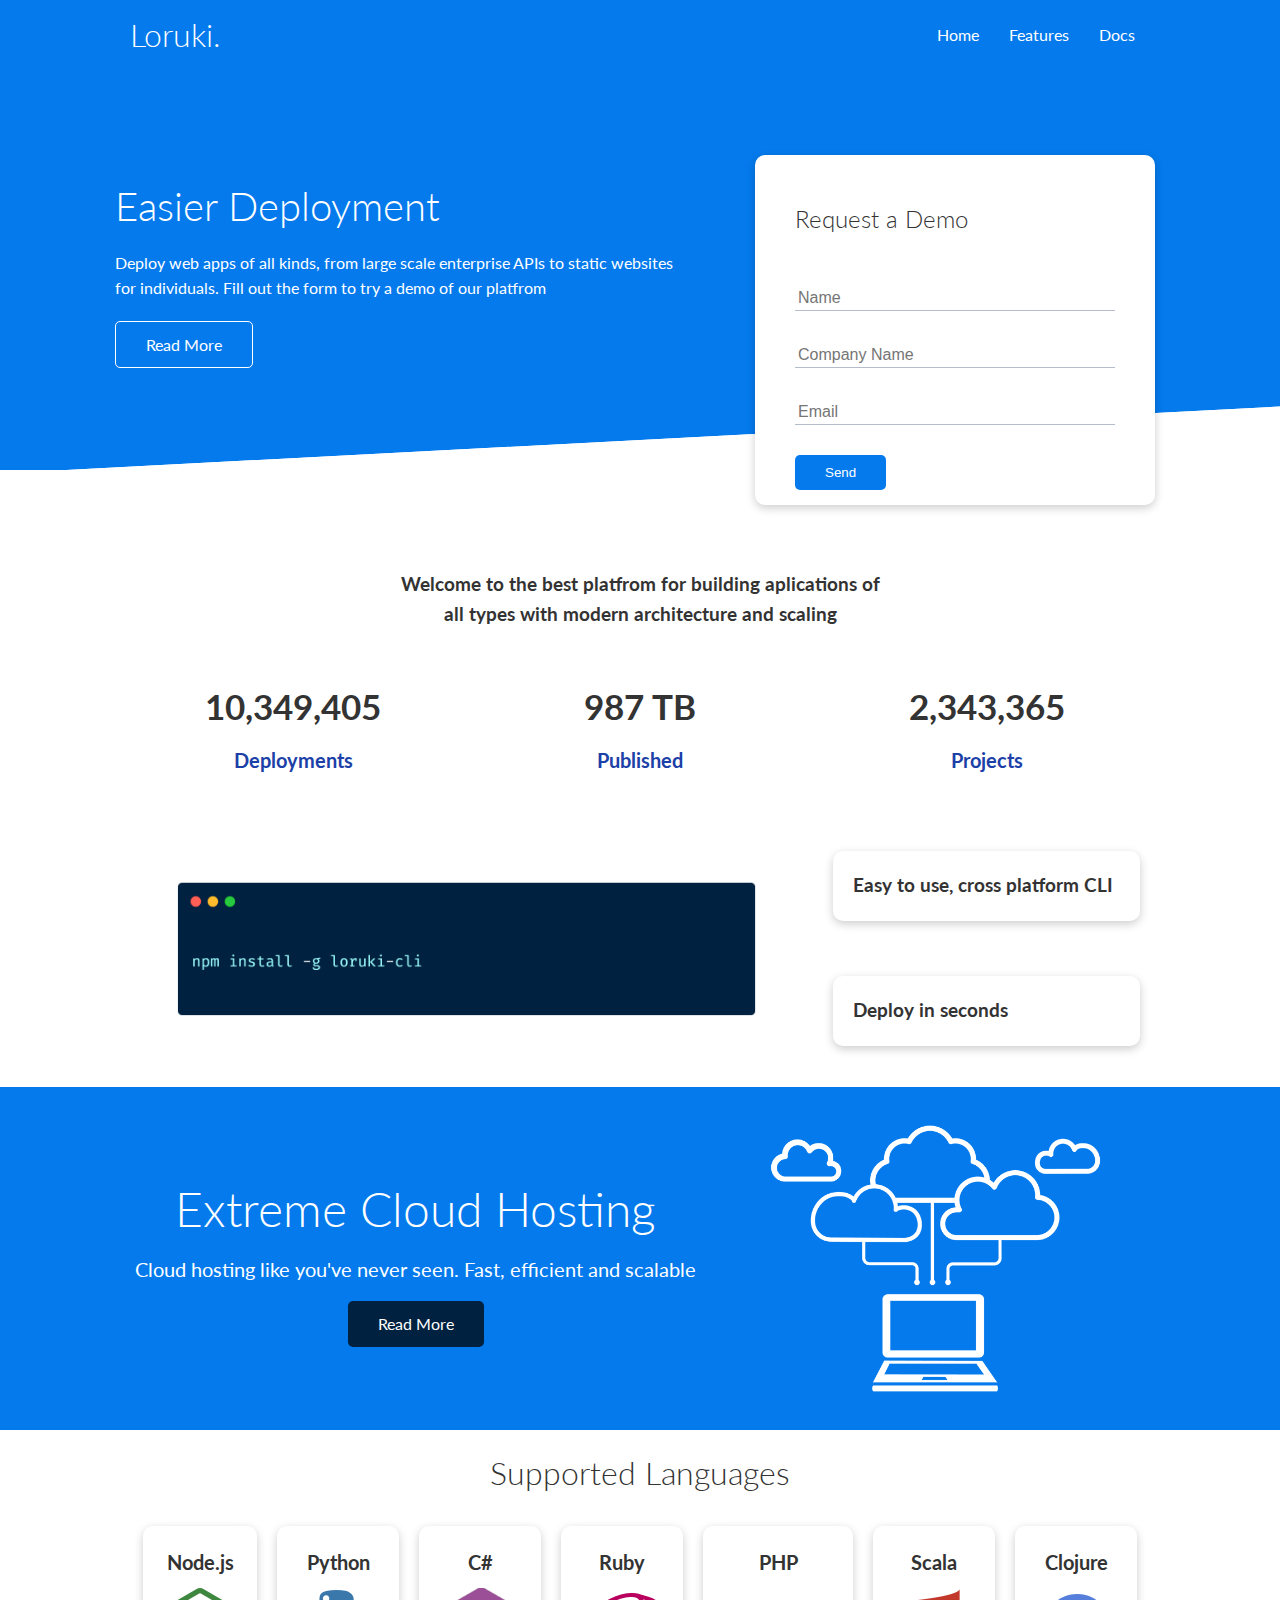
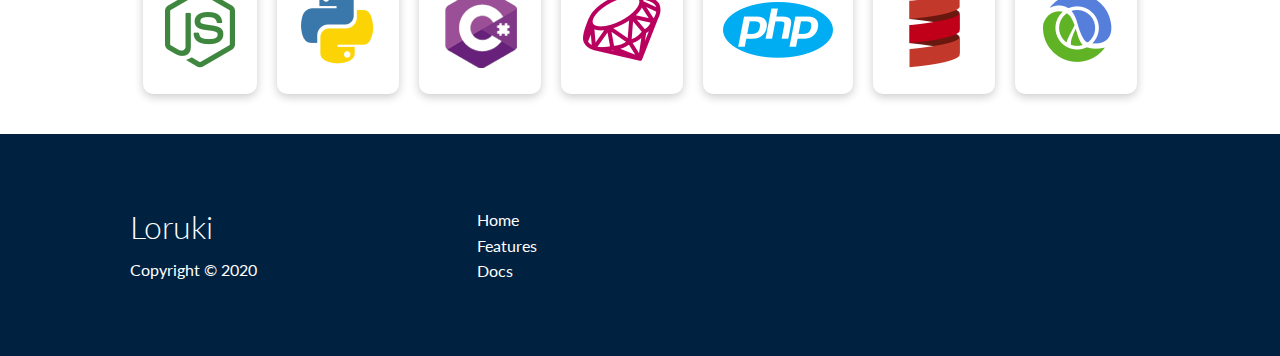
<file: index.html>
<!DOCTYPE html>
<html lang="en">
<head>
    <meta charset="UTF-8">
    <meta name="viewport" content="width=device-width, initial-scale=1.0">
    <link rel="stylesheet" href="https://cdnjs.cloudflare.com/ajax/libs/font-awesome/5.15.1/css/all.min.css" integrity="sha512-+4zCK9k+qNFUR5X+cKL9EIR+ZOhtIloNl9GIKS57V1MyNsYpYcUrUeQc9vNfzsWfV28IaLL3i96P9sdNyeRssA==" crossorigin="anonymous" />
    
    <link rel="stylesheet" href="utilities.css">
    <link rel="stylesheet" href="style.css">
    <title>Loruki | Cloud Hosting For Everyone</title>
</head>
<body>
    <!-- Navbar -->
    <div class="navbar">
        <div class="container flex">
            <h1 class="logo">Loruki.</h1>
            <nav>
                <ul>
                    <li><a href="index.html">Home</a></li>
                    <li><a href="features.html">Features</a></li>
                    <li><a href="docs.html">Docs</a></li>
                </ul>
            </nav>
        </div>
    </div>
    
    <!-- Showcase -->

    <section class="showcase">
        <div class="container grid">
            <div class="showcase-text">
                <h1>Easier Deployment</h1>
                <p>Deploy web apps of all kinds, from large scale enterprise APIs to static websites for individuals. Fill out the form to try a demo of our platfrom</p>
                <a href="features.html" class="btn btn-outline">Read More</a>
            </div>

            <div class="showcase-form card">
                <h2>Request a Demo</h2>
                <form name="contact" method="POST" netlify-honeypot="bot-field" data-netlify="true" action="/add/success.html">
                    <input type="hidden" name="form-name" value="contact">
                    <p class="hidden">
                        <label>Don't fill this out if you're human: <input name="bot-field" /></label>
                    </p>
                    <div class="form-control">
                        <input type="text" name="name" placeholder="Name" required>
                    </div>
                    <div class="form-control">
                        <input type="text" name="company" placeholder="Company Name" required>
                    </div>
                    <div class="form-control">
                        <input type="email" name="email" placeholder="Email" required>
                    </div>
                    <input type="submit" value="Send" class="btn btn-primary">
                </form>
            </div>
        </div>
    </section>

    <!-- Stats -->

    <section class="stats">
        <div class="container">
            <h3 class="stats-heading text-center my-1">
                Welcome to the best platfrom for building aplications of all types with modern architecture and scaling
            </h3>

            <div class="grid grid-3 text-center my-4">
                <div>
                    <i class="fas fa-server fa-3x"></i>
                    <h3>10,349,405</h3>
                    <p class="text-secondary">Deployments</p>
                </div>
                <div>
                    <i class="fas fa-upload fa-3x"></i>
                    <h3>987 TB</h3>
                    <p class="text-secondary">Published</p>
                </div>
                <div>
                    <i class="fas fa-project-diagram fa-3x"></i>
                    <h3>2,343,365</h3>
                    <p class="text-secondary">Projects</p>
                </div>
            </div>
        </div>
    </section>

    <!-- Cli -->
    <section class="cli">
        <div class="container grid">
            <img src="images/cli.png" alt="">
            <div class="card">
                <h3>Easy to use, cross platform CLI</h3>
            </div>
            <div class="card">
                <h3>Deploy in seconds</h3>
            </div>
        </div>
    </section>

    <!-- Cloud -->
    <section class="cloud bg-primary my-2 py-2">
        <div class="container grid">
            <div class="text-center">
                <h2 class="lg">Extreme Cloud Hosting</h2>
                <p class="lead my-1">Cloud hosting like you've never seen. Fast, efficient and scalable</p>
                <a href="features.html" class="btn btn-dark">Read More</a>
            </div>
            <img src="images/cloud.png" alt="">
        </div>
    </section>

    <!-- Languages -->
    <section class="languages">
        <h2 class="md text-center my-2">
            Supported Languages
        </h2>
        <div class="container flex">
            <div class="card">
                <h4>Node.js</h4>
                <img src="images/logos/node.png" alt="">
            </div>
            <div class="card">
                <h4>Python</h4>
                <img src="images/logos/python.png" alt="">
            </div>
            <div class="card">
                <h4>C#</h4>
                <img src="images/logos/csharp.png" alt="">
            </div>
            <div class="card">
                <h4>Ruby</h4>
                <img src="images/logos/ruby.png" alt="">
            </div>
            <div class="card">
                <h4>PHP</h4>
                <img src="images/logos/php.png" alt="">
            </div>
            <div class="card">
                <h4>Scala</h4>
                <img src="images/logos/scala.png" alt="">
            </div>
            <div class="card">
                <h4>Clojure</h4>
                <img src="images/logos/clojure.png" alt="">
            </div>
        </div>
    </section>

    <!-- Footer -->
    <footer class="footer bg-dark py-5">
        <div class="container grid grid-3">
            <div>
                <h1>Loruki</h1>
                <p>Copyright &copy; 2020</p>
            </div>
            <nav>
                <ul>
                    <li><a href="index.html">Home</a></li>
                    <li><a href="features.html">Features</a></li>
                    <li><a href="docs.html">Docs</a></li>
                </ul>
            </nav>
            <div class="social">
                <a href="#"><i class="fab fa-github fa-2x"></i></a>
                <a href="#"><i class="fab fa-facebook fa-2x"></i></a>
                <a href="#"><i class="fab fa-instagram fa-2x"></i></a>
                <a href="#"><i class="fab fa-twitter fa-2x"></i></a>
            </div>
        </div>
    </footer>
</body>
</html>
</file>
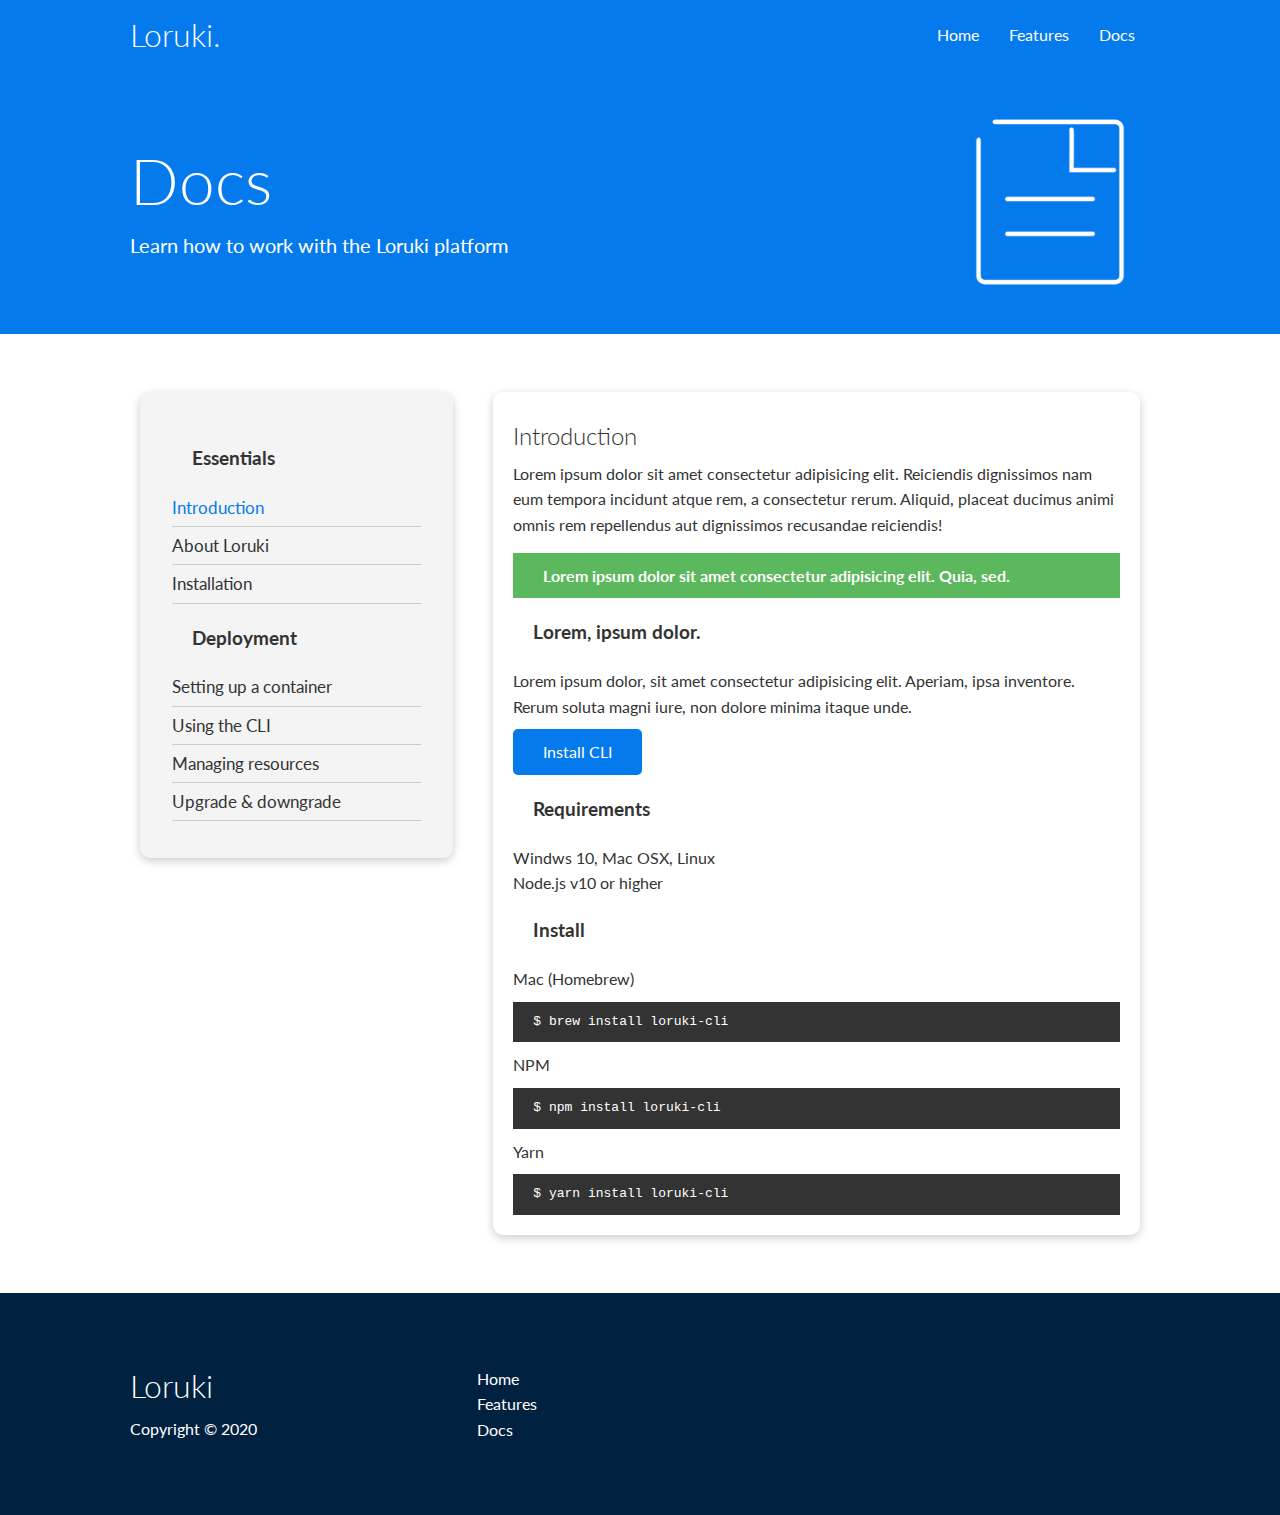
<file: docs.html>
<!DOCTYPE html>
<html lang="en">
<head>
    <meta charset="UTF-8">
    <meta name="viewport" content="width=device-width, initial-scale=1.0">
    <link rel="stylesheet" href="https://cdnjs.cloudflare.com/ajax/libs/font-awesome/5.15.1/css/all.min.css" integrity="sha512-+4zCK9k+qNFUR5X+cKL9EIR+ZOhtIloNl9GIKS57V1MyNsYpYcUrUeQc9vNfzsWfV28IaLL3i96P9sdNyeRssA==" crossorigin="anonymous" />
    
    <link rel="stylesheet" href="utilities.css">
    <link rel="stylesheet" href="style.css">
    <title>Loruki | Cloud Hosting For Everyone</title>
</head>
<body>
    <!-- Navbar -->
    <div class="navbar">
        <div class="container flex">
            <h1 class="logo">Loruki.</h1>
            <nav>
                <ul>
                    <li><a href="index.html">Home</a></li>
                    <li><a href="features.html">Features</a></li>
                    <li><a href="docs.html">Docs</a></li>
                </ul>
            </nav>
        </div>
    </div>
    
    <!-- Head -->
    <section class="docs-head bg-primary py-3">
        <div class="container grid">
            <div>
                <h1 class="xl">Docs</h1>
                <p class="lead">
                    Learn how to work with the Loruki platform
                </p>
            </div>
            <img src="images/docs.png" alt="">
        </div>
    </section>

    <!-- Docs Main -->
    <section class="docs-main my-4">
        <div class="container grid">
            <div class="card bg-light p-3">
                <h3 class="my-2">Essentials</h3>
                <nav>
                    <ul>
                        <li><a class="text-primary" href="#">Introduction</a></li>
                        <li><a href="#">About Loruki</a></li>
                        <li><a href="#">Installation</a></li>
                    </ul>
                </nav>

                <h3 class="my-2">Deployment</h3>
                <nav>
                    <ul>
                        <li><a href="#">Setting up a container</a></li>
                        <li><a href="#">Using the CLI</a></li>
                        <li><a href="#">Managing resources</a></li>
                        <li><a href="#">Upgrade & downgrade</a></li>
                    </ul>
                </nav>
            </div>
            <div class="card">
                <h2>Introduction</h2>
                <p>Lorem ipsum dolor sit amet consectetur adipisicing elit. Reiciendis dignissimos nam eum tempora incidunt atque rem, a consectetur rerum. Aliquid, placeat ducimus animi omnis rem repellendus aut dignissimos recusandae reiciendis!</p>
                <div class="alert alert-success">
                    <i class="fas fa-info"></i> Lorem ipsum dolor sit amet consectetur adipisicing elit. Quia, sed.
                </div>
                <h3>Lorem, ipsum dolor.</h3>
                
                <p>Lorem ipsum dolor, sit amet consectetur adipisicing elit. Aperiam, ipsa inventore. Rerum soluta magni iure, non dolore minima itaque unde.</p>

                <a href="" class="btn btn-primary">Install CLI</a>

                <h3>Requirements</h3>
                <ul>
                    <li>Windws 10, Mac OSX, Linux</li>
                    <li>Node.js v10 or higher</li>
                </ul>

                <h3>Install</h3>
                <p>Mac (Homebrew)</p>
                <pre><code>$ brew install loruki-cli</code></pre>
                <p>NPM</p>
                <pre><code>$ npm install loruki-cli</code></pre>
                <p>Yarn</p>
                <pre><code>$ yarn install loruki-cli</code></pre>
            </div>
        </div>
    </section>

    <!-- Footer -->
    <footer class="footer bg-dark py-5">
        <div class="container grid grid-3">
            <div>
                <h1>Loruki</h1>
                <p>Copyright &copy; 2020</p>
            </div>
            <nav>
                <ul>
                    <li><a href="index.html">Home</a></li>
                    <li><a href="features.html">Features</a></li>
                    <li><a href="docs.html">Docs</a></li>
                </ul>
            </nav>
            <div class="social">
                <a href="#"><i class="fab fa-github fa-2x"></i></a>
                <a href="#"><i class="fab fa-facebook fa-2x"></i></a>
                <a href="#"><i class="fab fa-instagram fa-2x"></i></a>
                <a href="#"><i class="fab fa-twitter fa-2x"></i></a>
            </div>
        </div>
    </footer>
</body>
</html>
</file>
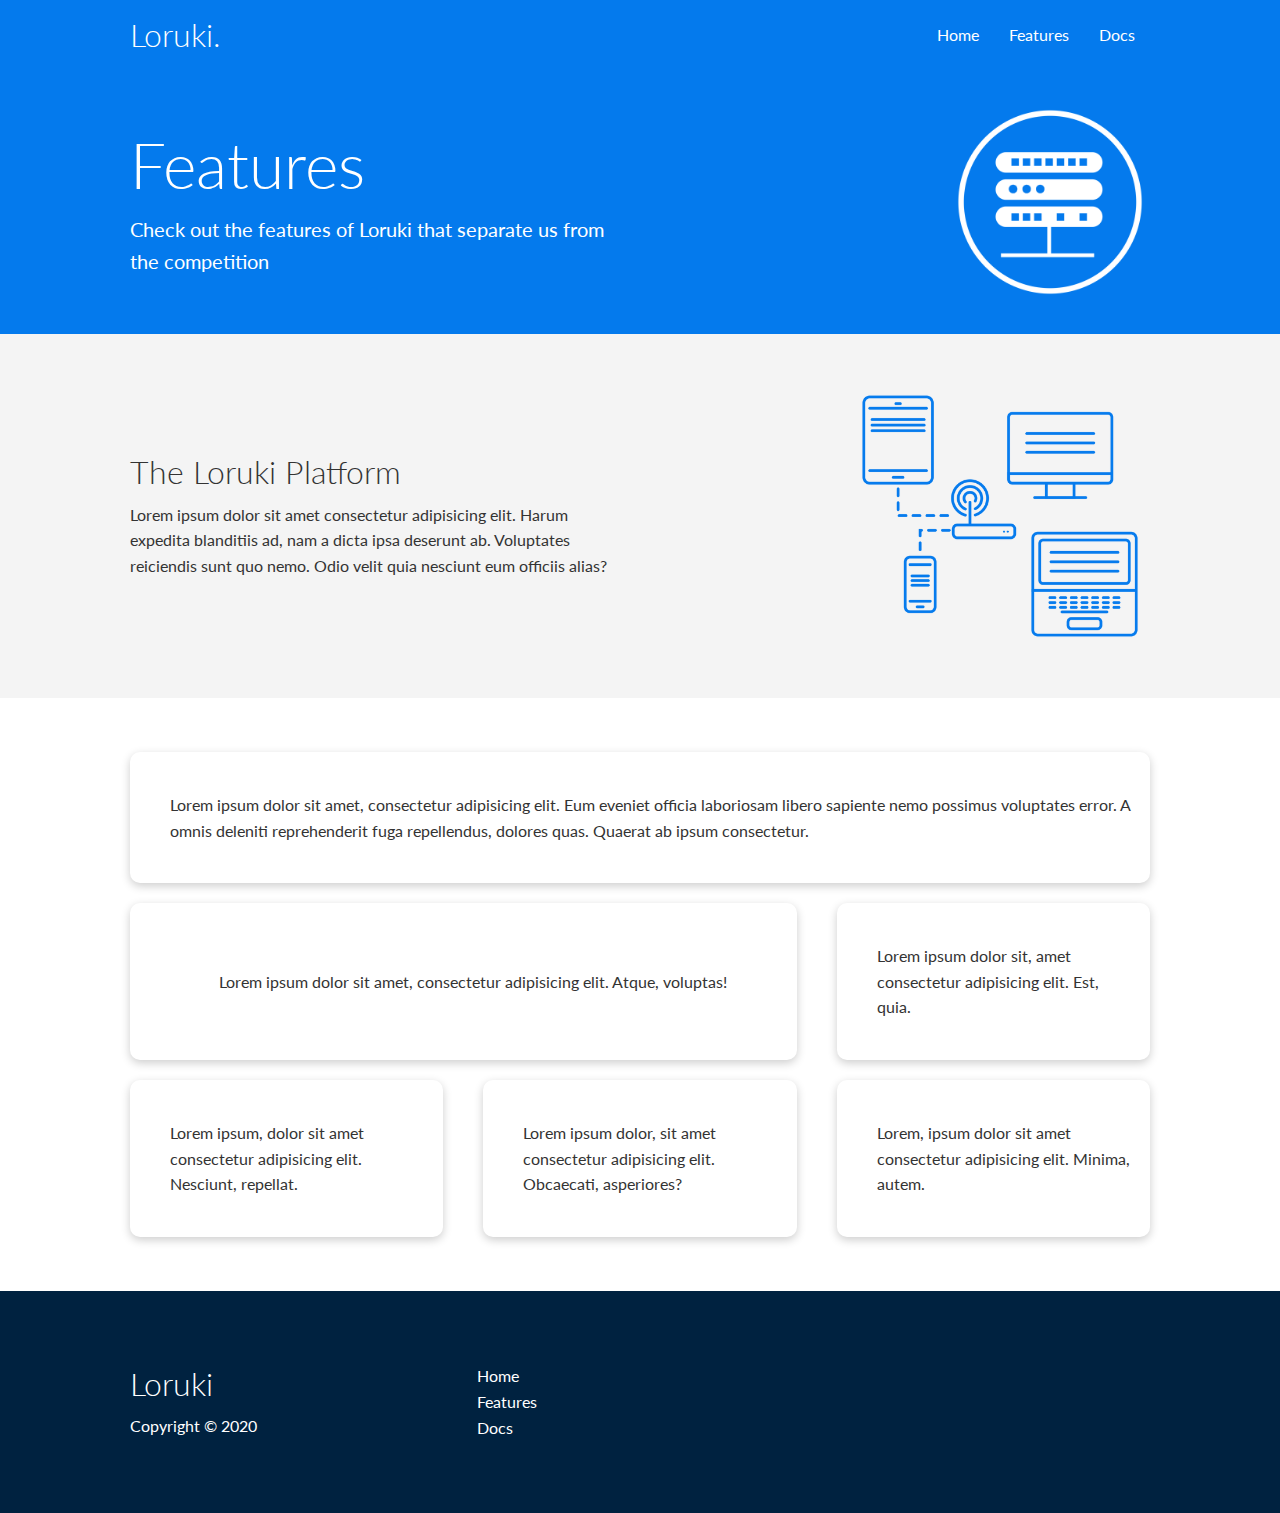
<file: features.html>
<!DOCTYPE html>
<html lang="en">
<head>
    <meta charset="UTF-8">
    <meta name="viewport" content="width=device-width, initial-scale=1.0">
    <link rel="stylesheet" href="https://cdnjs.cloudflare.com/ajax/libs/font-awesome/5.15.1/css/all.min.css" integrity="sha512-+4zCK9k+qNFUR5X+cKL9EIR+ZOhtIloNl9GIKS57V1MyNsYpYcUrUeQc9vNfzsWfV28IaLL3i96P9sdNyeRssA==" crossorigin="anonymous" />
    
    <link rel="stylesheet" href="utilities.css">
    <link rel="stylesheet" href="style.css">
    <title>Loruki | Cloud Hosting For Everyone</title>
</head>
<body>
    <!-- Navbar -->
    <div class="navbar">
        <div class="container flex">
            <h1 class="logo">Loruki.</h1>
            <nav>
                <ul>
                    <li><a href="index.html">Home</a></li>
                    <li><a href="features.html">Features</a></li>
                    <li><a href="docs.html">Docs</a></li>
                </ul>
            </nav>
        </div>
    </div>
    
    <!-- Head -->
    <section class="features-head bg-primary py-3">
        <div class="container grid">
            <div>
                <h1 class="xl">Features</h1>
                <p class="lead">Check out the features of Loruki that separate us from the competition</p>
            </div>
            <img src="images/server.png" alt="">
        </div>
    </section>

    <!-- Sub head -->
    <section class="features-sub-head bg-light py-3">
        <div class="container grid">
            <div>
                <h1 class="md">The Loruki Platform</h1>
                <p>
                    Lorem ipsum dolor sit amet consectetur adipisicing elit. Harum expedita blanditiis ad, nam a dicta ipsa deserunt ab. Voluptates reiciendis sunt quo nemo. Odio velit quia nesciunt eum officiis alias?
                </p>
            </div>
            <img src="images/server2.png" alt="">
        </div>
    </section>

    <section class="features-main my-2">
        <div class="container grid grid-3">
            <div class="card flex">
                <i class="fas fa-server fa-3x"></i>
                <p>
                    Lorem ipsum dolor sit amet, consectetur adipisicing elit. Eum eveniet officia laboriosam libero sapiente nemo possimus voluptates error. A omnis deleniti reprehenderit fuga repellendus, dolores quas. Quaerat ab ipsum consectetur.
                </p>
            </div>
            <div class="card flex">
                <i class="fas fa-network-wired fa-3x"></i>
                <p>
                    Lorem ipsum dolor sit amet, consectetur adipisicing elit. Atque, voluptas!
                </p>
            </div>
            <div class="card flex">
                <i class="fas fa-laptop-code fa-3x"></i>
                <p>
                    Lorem ipsum dolor sit, amet consectetur adipisicing elit. Est, quia.
                </p>
            </div>
            <div class="card flex">
                <i class="fas fa-database fa-3x"></i>
                <p>
                    Lorem ipsum, dolor sit amet consectetur adipisicing elit. Nesciunt, repellat.
                </p>
            </div>
            <div class="card flex">
                <i class="fas fa-power-off fa-3x"></i>
                <p>
                    Lorem ipsum dolor, sit amet consectetur adipisicing elit. Obcaecati, asperiores?
                </p>
            </div>
            <div class="card flex">
                <i class="fas fa-upload fa-3x"></i>
                <p>
                    Lorem, ipsum dolor sit amet consectetur adipisicing elit. Minima, autem.
                </p>
            </div>
        </div>
    </section>

    <!-- Footer -->
    <footer class="footer bg-dark py-5">
        <div class="container grid grid-3">
            <div>
                <h1>Loruki</h1>
                <p>Copyright &copy; 2020</p>
            </div>
            <nav>
                <ul>
                    <li><a href="index.html">Home</a></li>
                    <li><a href="features.html">Features</a></li>
                    <li><a href="docs.html">Docs</a></li>
                </ul>
            </nav>
            <div class="social">
                <a href="#"><i class="fab fa-github fa-2x"></i></a>
                <a href="#"><i class="fab fa-facebook fa-2x"></i></a>
                <a href="#"><i class="fab fa-instagram fa-2x"></i></a>
                <a href="#"><i class="fab fa-twitter fa-2x"></i></a>
            </div>
        </div>
    </footer>
</body>
</html>
</file>
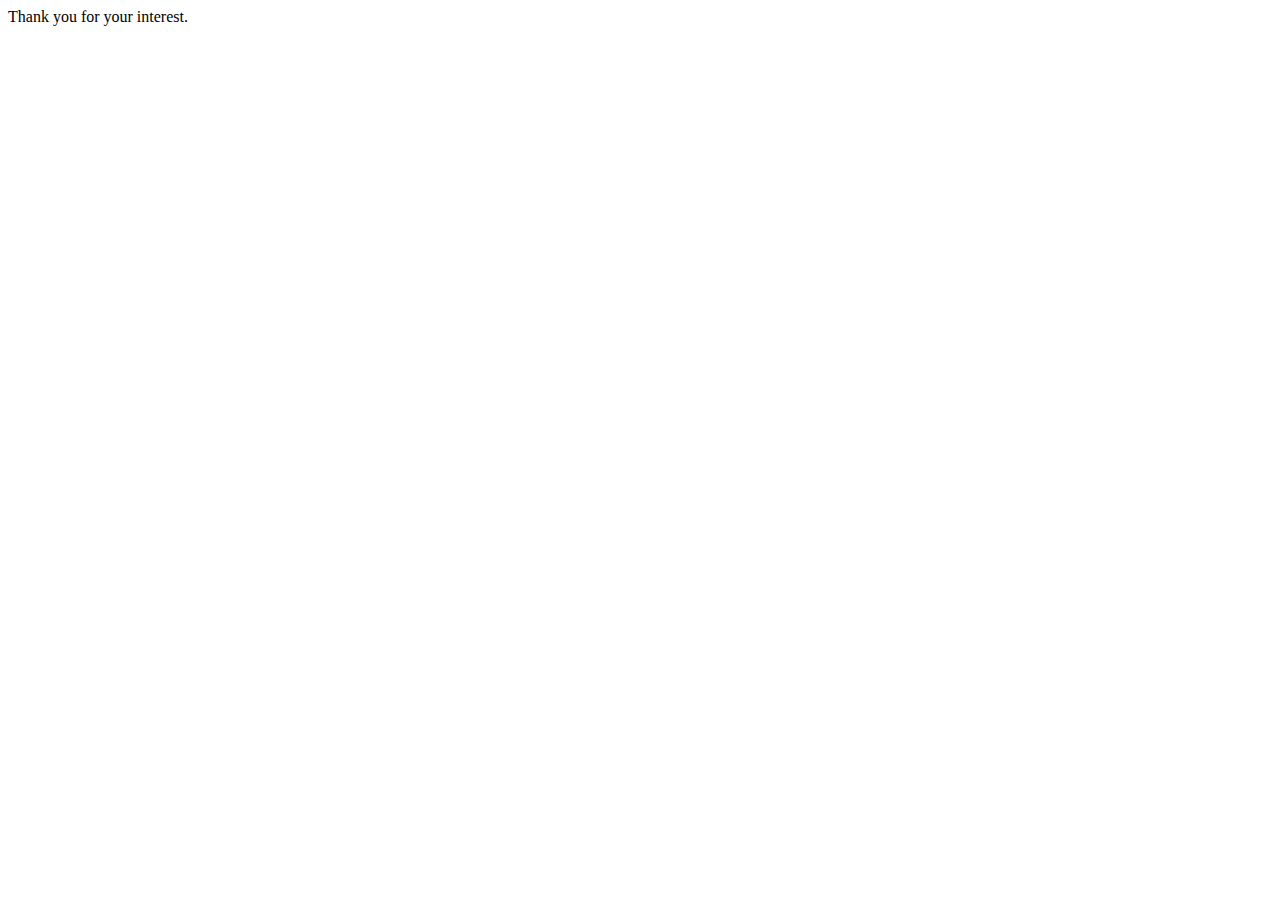
<file: success.html>
<!DOCTYPE html>
<html lang="en">
<head>
    <meta charset="UTF-8">
    <meta name="viewport" content="width=device-width, initial-scale=1.0">
    <title>Success</title>
    <style>
        div {margin: 0 auto;}
    </style>
</head>
<body>
    <div>Thank you for your interest.</div>
</body>
</html>
</file>
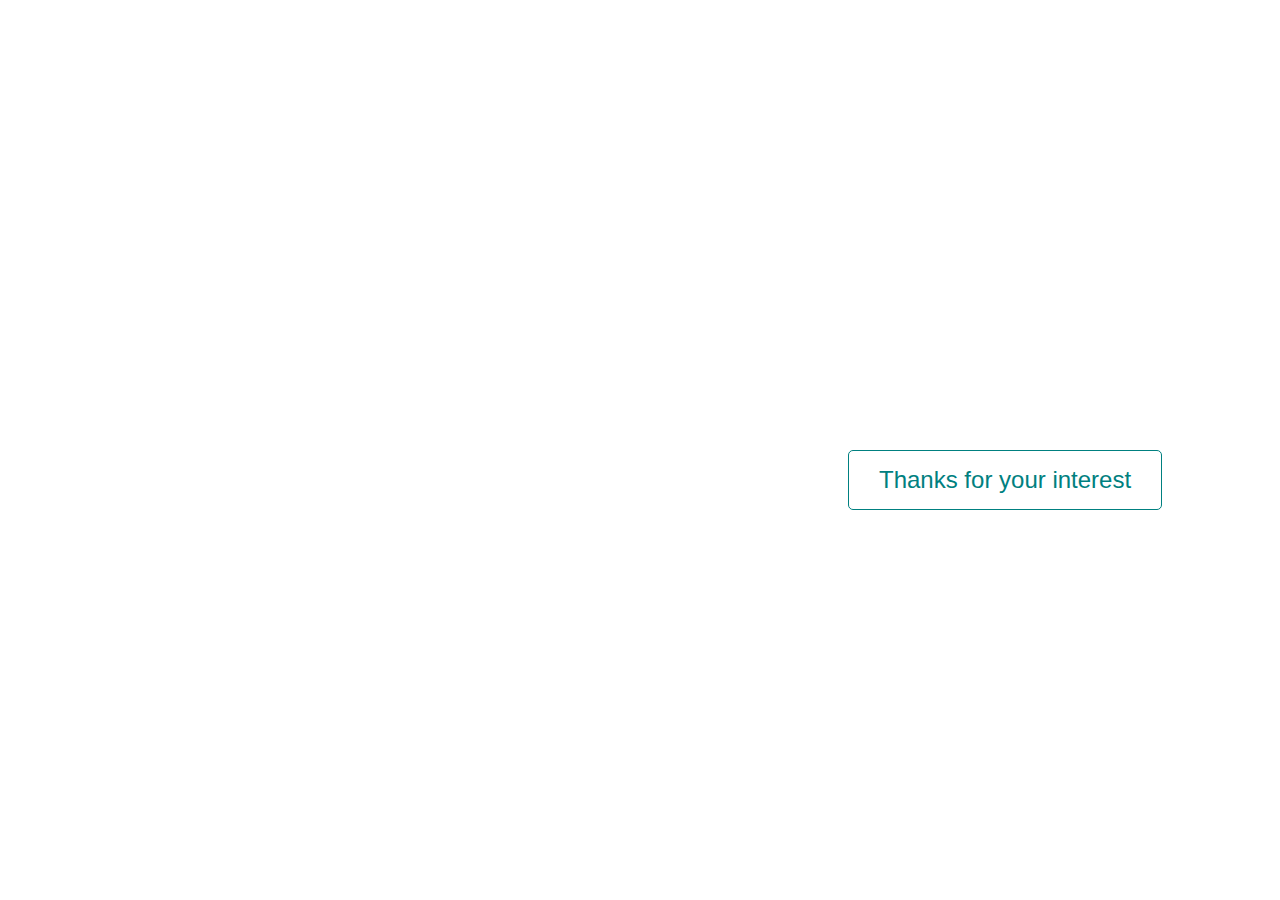
<file: add/success.html>
<!DOCTYPE html>
<html lang="en">
<head>
    <meta charset="UTF-8">
    <meta name="viewport" content="width=device-width, initial-scale=1.0">
    <title>Success</title>
    <style>
        div {
            height: 100%;
            width: 100%;
            margin-top: 450px;
            margin-left: 840px;
            box-sizing: border-box;
        }
        a {
            display: inline-block;
            text-align: center;
            color: teal;
            font-size: x-large;
            font-family: Arial, Helvetica, sans-serif;
            border: 1px solid teal;
            border-radius: 5px;
            padding: 15px 30px;
            margin: 0;
            text-decoration: none;
            cursor: pointer;
        }

        a:hover {
            color: white;
            border: 1px solid white;
            background-color: teal;
        }
    </style>
</head>
<body>
    <div><a href="https://clever-spence-babbd9.netlify.app/">Thanks for your interest</a></div>
    
</body>
</html>
</file>
<file: utilities.css>
.container {
    max-width: 1100px;
    margin: 0 auto;
    overflow: auto;
    padding: 0 40px;
}

.card {
    background-color: #fff;
    color: #333;
    border-radius: 10px;
    box-shadow: 0 3px 10px rgba(0, 0, 0, 0.2);
    padding: 20px;
    margin: 10px;
}

.btn {
    display: inline-block;
    padding: 10px 30px;
    cursor: pointer;
    background: var(--primary-color);
    color: #fff;
    border: none;
    border-radius: 5px;
}

.btn-outline {
    background-color: transparent;
    border: 1px #fff solid;
}

.btn:hover {
    transform: scale(0.98);
}

/* Backgrounds & colored buttons */
.bg-primary, .btn-primary {
    background-color: var(--primary-color);
    color: #fff;
}

.bg-secondary, .btn-secondary {
    background-color: var(--secondary-color);
    color: #fff;
}

.bg-dark, .btn-dark {
    background-color: var(--dark-color);
    color: #fff;
}

.bg-light, .btn-light {
    background-color: var(--light-color);
    color: #333;
}

.bg-primary a, 
.btn-primary a,
.bg-secondary a, 
.btn-secondary a,
.bg-dark a, 
.btn-dark a {
    color: #fff;
} 

/* Text colors */
.text-primary {
    color: var(--primary-color);
}

.text-secondary {
    color: var(--secondary-color);
}

.text-dark {
    color: var(--dark-color);
}

.text-light {
    color: var(--light-color);
}

/* Text sizes */
.lead {
    font-size: 20px;
}

.sm {
    font-size: 1rem;
}

.md {
    font-size: 2rem;
}

.lg {
    font-size: 3rem;
}

.xl {
    font-size: 4rem;
}

.text-center {
    text-align: center;
}

/* Alert */
.alert {
    background-color: var(--light-color);
    padding: 10px 20px;
    font-weight: bold;
    margin: 15px 0;
}

.alert i {
    margin-right: 10px;
}

.alert-success {
    background-color: var(--success-color);
    color: #fff;
}

alert-error {
    background-color: var(--error-color);
}

.flex {
    display: flex;
    justify-content: center;
    align-items: center;
    height: 100%;
    
}

.grid {
    display: grid;
    grid-template-columns: repeat(2, 1fr);
    gap: 20px;
    justify-content: center;
    align-items: center;
    height: 100%;
}

.grid-3 {
    grid-template-columns: repeat(3, 1fr);   
}

/* Margin */
.my-1 {
    margin: 1rem 0; /* need to set auto */
}

.my-2 {
    margin: 1.5rem 0;
}

.my-3 {
    margin: 2rem 0;
}

.my-4 {
    margin: 3rem 0;
}

.my-5 {
    margin: 4rem 0;
}

.m-1 {
    margin: 1rem;
}

.m-2 {
    margin: 1.5rem;
}

.m-3 {
    margin: 2rem;
}

.m-4 {
    margin: 3rem;
}

.m-5 {
    margin: 4rem;
}


/* Padding */
.py-1 {
    padding: 1rem 0;
}

.py-2 {
    padding: 1.5rem 0;
}

.py-3 {
    padding: 2rem 0;
}

.py-4 {
    padding: 3rem 0;
}

.py-5 {
    padding: 4rem 0;
}

.p-1 {
    padding: 1rem;
}

.p-2 {
    padding: 1.5rem;
}

.p-3 {
    padding: 2rem;
}

.p-4 {
    padding: 3rem;
}

.p-5 {
    padding: 4rem;
}
</file>
<file: style.css>
@import url('https://fonts.googleapis.com/css2?family=Lato:wght@300&display=swap');

:root {
    --primary-color: #047aed;
    --secondary-color: #1c3fa8;
    --dark-color: #002240;
    --light-color: #f4f4f4;
    --success-color: #5cb85c;
    --error-color: #d95345;
}

* {
    box-sizing: border-box;
    padding: 0;
    margin: 0;
}

body {
    font-family: 'Lato', sans-serif;
    color: #333;
    line-height: 1.6;
    
}

ul {
    list-style-type: none;
}

a {
    text-decoration: none;
    color: #333;
}

h1, h2 {
    font-weight: 300;
    line-height: 1.2;
    margin: 10px 0;
}

p {
    margin: 10px 0;
}

img {
    width: 100%;
}

code, pre {
    background-color: #333;
    color: #fff;
    padding: 10px;
}

.hidden {
    visibility: hidden;
    height: 0;
}

/* Navbar */
.navbar {
    background-color: var(--primary-color);
    color: #fff;
    height: 70px;
}

.navbar ul {
    display: flex;
}

.navbar a {
    color: #fff;
    padding: 10px;
    margin: 0 5px;
}

.navbar a:hover {
    border-bottom: 2px #fff solid;
}

.navbar .flex {
    justify-content: space-between;
}

/* Showcase */
.showcase {
    height: 400px;
    background-color: var(--primary-color);
    color: #fff;
    position: relative;
}

.showcase h1 {
    font-size: 40px;
}

.showcase p {
    margin: 20px 0;
}

.showcase .grid {
    grid-template-columns: 55% 45%;
    gap: 30px;
    overflow: visible;
}

.showcase-text {
    animation: slideInFromLeft 1s ease-in;
}

.showcase-form {
    position: relative;
    top: 60px;
    height: 350px;
    width: 400px;
    padding: 40px;
    justify-self: flex-end;
    z-index: 100;
    animation: slideInFromRight 1s ease-in;
}

.showcase-form .form-control {
    margin: 30px 0;
}

.showcase-form input[type='text'],
.showcase-form input[type='email'] {
    border: 0;
    border-bottom: 1px solid #b4becb;
    width: 100%;
    padding: 3px;
    font-size: 16px;
}

.showcase-form input:focus {
    outline: none;
}

.showcase::before,
.showcase::after {
    content: '';
    position: absolute;
    height: 100px;
    bottom: -70px;
    right: 0;
    left: 0;
    background: #fff;
    transform: skewY(-3deg);
    -webkit-transform: skewY(-3deg);
    -moz-transform: skewY(-3deg);
    -ms-transform: skewY(-3deg);

}

/* Stats */
.stats {
    padding-top: 100px;
    animation: slideInFromBottom 1s ease-in;
}

.stats-heading {
    max-width: 500px;
    margin: auto;
}

.stats .grid h3 {
    font-size: 35px;

}

.stats .grid p {
    font-size: 20px;
    font-weight: bold;
}

/* Cli */
.cli .grid {
    grid-template-columns: repeat(3, 1fr);
    grid-template-rows: repeat(2, 1fr);
}

.cli .grid > *:first-child {
    grid-column: 1 / span 2;
    grid-row: 1 / span 2;
}

/* Cloud */
.cloud .grid {
    grid-template-columns: 4fr 3fr;
}

/* Languages */
.languages .flex {
    flex-wrap: wrap;
}

.languages .card {
    text-align: center;
    margin: 10px 10px 40px;
    transition: transform 0.2s ease-in;
}

.languages .card h4 {
    font-size: 20px;
    margin-bottom: 10px;
}

.languages .card:hover {
    transform: translateY(-15px);

}

/* Features */
.features-head img, .docs-head img {
    width: 200px;
    justify-self: flex-end;
}

.features-sub-head img {
    width: 300px;
    justify-self: flex-end;
}

.features-main .card > i {
    margin-right: 20px;
}

.features-main .grid {
    padding: 30px;
}

.features-main .grid > *:first-child {
    grid-column: 1 / span 3;
}

.features-main .grid > *:nth-child(2) {
    grid-column: 1 / span 2;
}

/* Docs */
.docs-main h3 {
    margin: 20px;
}

.docs-main .grid {
    grid-template-columns: 1fr 2fr;
    align-items: flex-start;
}

.docs-main nav li {
    font-size: 17px;
    padding-bottom: 5px;
    margin-bottom: 5px;
    border-bottom: 1px solid #ccc;
}

.docs-main a:hover {
    font-weight: bold;
}

/* Footer */
.footer .social a  {
    margin:  0 10px;
}

/* Animations */
@keyframes slideInFromLeft {
    0% {transform: translateX(-100%);}
    100% {transform: translateX(0);}
}

@keyframes slideInFromRight {
    0% {transform: translateX(100%);}
    100% {transform: translateX(0);}
}

@keyframes slideInFromTop {
    0% {transform: translateY(-100%);}
    100% {transform: translateX(0);}
}

@keyframes slideInFromBottom {
    0% {transform: translateY(100%);}
    100% {transform: translateX(0);}
}


/* Tablets and under */
@media (max-width: 768px) {
    .grid,  
    .showcase .grid,
    .stats .grid,
    .cli .grid,
    .cloud .grid,
    .features-main .grid,
    .docs-main .grid {
        grid-template-columns: 1fr;
        grid-template-rows: 1fr;
    }

    .showcase {
        height: auto;
    }

    .showcase-text {
        text-align: center;
        margin-top: 40px;
        animation: slideInFromTop 1s ease-in;
    }

    .showcase-form {
        justify-self: center;
        margin: auto;
        animation: slideInFromBottom 1s ease-in;
    }

    .cli .grid > *:first-child {
        grid-column: 1;
        grid-row: 1;
    }

    .features-head,
    .features-sub-head,
    .docs-head {
        text-align: center;
    }
    
    .features-head img,
    .features-sub-head img,
    .docs-head img {
        justify-self: center;
    }

    .features-main .grid >*:first-child,
    .features-main .grid > *:nth-child(2) {
        grid-column: 1;
    }

}


/* Mobile */
@media (max-width: 500px) {
    .navbar {
        height: 110px;
    }

    .navbar .flex {
        flex-direction: column;
    }

    .navbar ul {
        padding: 10px;
        background-color: rgba(0, 0, 0, 0.1);
    }
}
</file>
